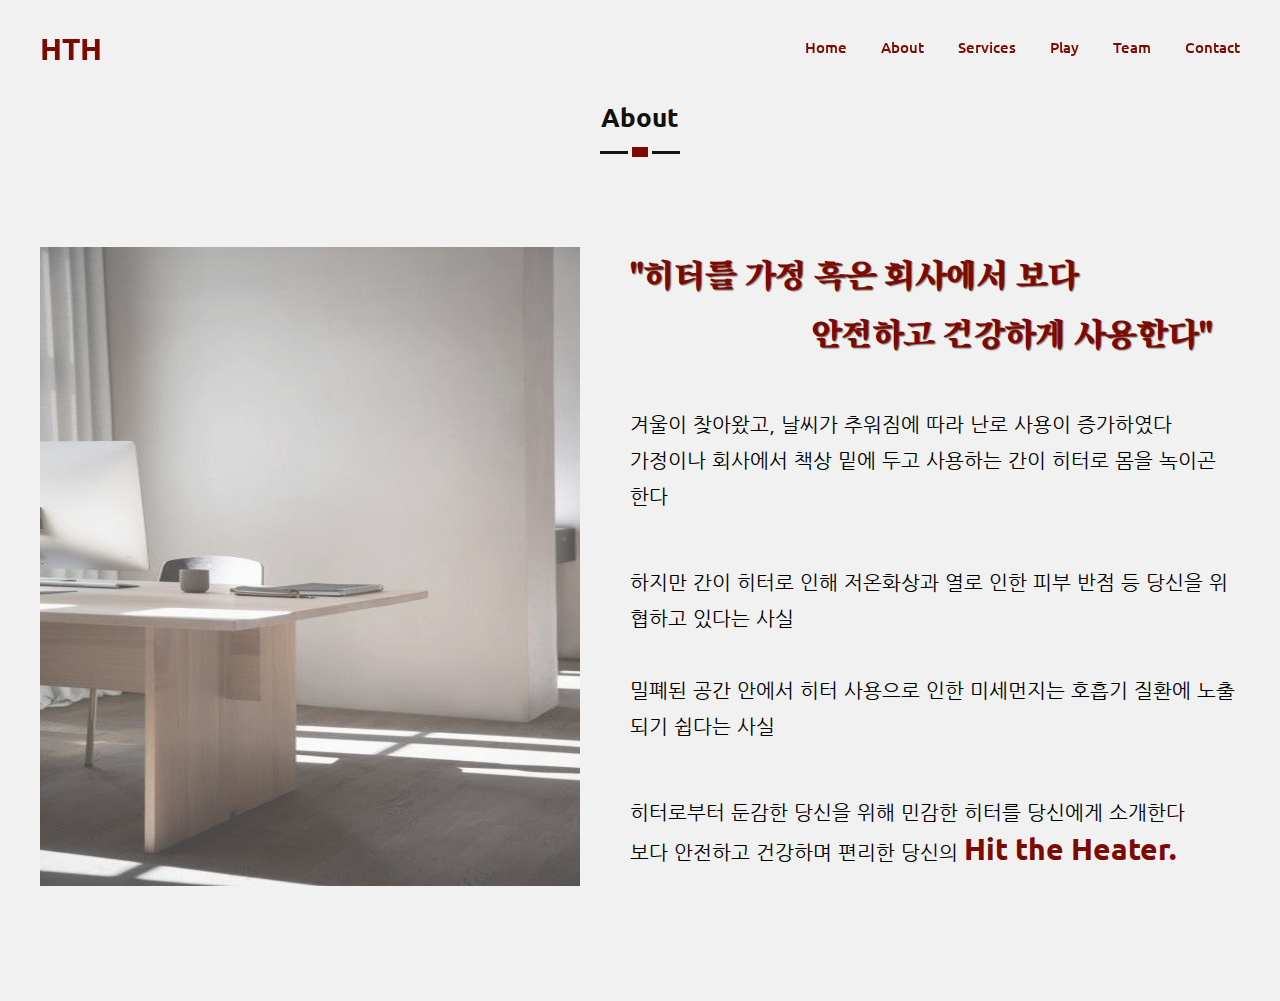
<file: [006237]17011885_PSJ/index2.html>
<!DOCTYPE html>
<html lang="en" dir="ltr">
  <head>
    <meta charset="utf-8">
    <title>About</title>
        <!--구글 doc 영어 폰트 추가(12/10)-->
        <link href="https://fonts.googleapis.com/css2?family=Ubuntu:ital,wght@0,300;0,400;0,500;0,700;1,300;1,400;1,500;1,700&display=swap" rel="stylesheet">
        <link rel="stylesheet" href="https://cdnjs.cloudflare.com/ajax/libs/font-awesome/5.15.1/css/all.min.css">
        <link rel="stylesheet" href="css/style.css?ver='.G5_CSS_VER.'">
        <link rel="preconnect" href="https://fonts.gstatic.com">
        <!--구글 한글 폰트 추가-->
        <link rel="preconnect" href="https://fonts.gstatic.com">
        <link href="https://fonts.googleapis.com/css2?family=Nanum+Gothic:wght@400;800&family=Song+Myung&display=swap" rel="stylesheet">
    
        <script src="https://cdnjs.cloudflare.com/ajax/libs/jquery/3.5.1/jquery.min.js"></script>
        <script src="js/scripts.js"></script>
  </head>
  <body>
    <nav class="navbar">
        <div class="inner-width">
          <a href="index.html" class="logo"><strong>HTH</strong></a>
          <div class="navbar-menu-sub">
            <a href="index.html">Home</a>
            <a href="index2.html">About</a>
            <a href="index3.html">Services</a>
            <a href="index6.html">Play</a>
            <a href="index4.html">Team</a>
            <a href="index5.html">Contact</a>
          </div>
        </div>
    </nav>

        <!--------------About---------->
        <!--
          ABOUT에 적용한 효과
          1) 사진과 메인 글씨에 마우스를 가져다 대면 확대되는 Transition 구현
          2) 사진 이미지를 클릭하면 붉은 글씨를 클릭하라는 팝업창 출력
          3) 붉은 글씨를 클릭하면 내장되어 있는 pdf 파일 열람 가능
        -->
        <section id="about">
            <div class="inner-width">
              <h1 class="about-title">About</h1>
              <div class="about-content">
                <div class="about-pic-p">
                  <a onclick="alert('자료를 확인하고 싶다면\n붉은 글씨의 제목을 클릭해주세요')">
                    <img src="images/sideback.png" alt="" class="about-pic">
                  </a>
                </div>
              
                <div class="about-text">
                  <div class="subtitle">
                    <a href="file/downppt.pdf" download target="_blank">
                      <h3 class="sub-title1">"히터를 가정 혹은 회사에서 보다</h3>
                      <h3 class="sub-title2">안전하고 건강하게 사용한다"</h3>
                    </a>
                  </div>
                  <div class="text">
                  <p class="p1">겨울이 찾아왔고, 날씨가 추워짐에 따라 난로 사용이 증가하였다 <br>
                    가정이나 회사에서 책상 밑에 두고 사용하는 간이 히터로 몸을 녹이곤 한다</p><br>
                  <p class="p2">하지만 간이 히터로 인해 저온화상과 열로 인한 피부 반점 등 당신을 위협하고 있다는 사실<br><br>
                    밀폐된 공간 안에서 히터 사용으로 인한 미세먼지는 호흡기 질환에 노출되기 쉽다는 사실</p><br>
                  <p class="p3"> 
                    히터로부터 둔감한 당신을 위해 민감한 히터를 당신에게 소개한다<br>
                    보다 안전하고 건강하며 편리한 당신의 <span><strong>Hit the Heater.</strong></span><br>
                  </p>
                  </div>
                </div>
              </div>
            </div>
          </section>

  </body>
</html>
</file>
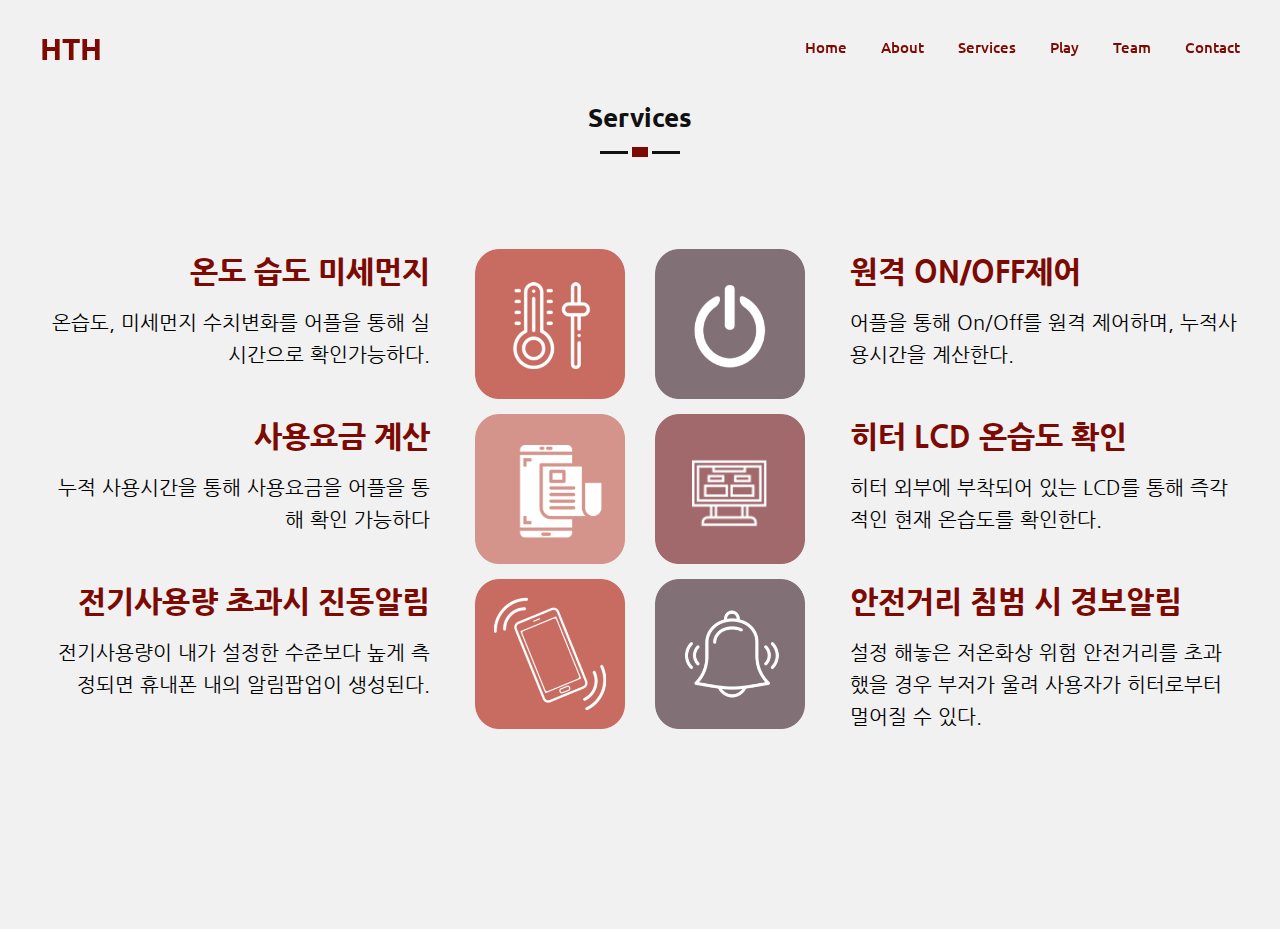
<file: [006237]17011885_PSJ/index3.html>
<!DOCTYPE html>
<html lang="en" dir="ltr">
  <head>
    <meta charset="utf-8">
    <title>Services</title>
            <!--구글 doc 영어 폰트 추가(12/10)-->
            <link href="https://fonts.googleapis.com/css2?family=Ubuntu:ital,wght@0,300;0,400;0,500;0,700;1,300;1,400;1,500;1,700&display=swap" rel="stylesheet">
            <link rel="stylesheet" href="https://cdnjs.cloudflare.com/ajax/libs/font-awesome/5.15.1/css/all.min.css">
            <link rel="stylesheet" href="css/style.css?ver='.G5_CSS_VER.'">
            <link rel="preconnect" href="https://fonts.gstatic.com">
            <!--구글 한글 폰트 추가-->
            <link rel="preconnect" href="https://fonts.gstatic.com">
            <link href="https://fonts.googleapis.com/css2?family=Nanum+Gothic:wght@400;800&family=Song+Myung&display=swap" rel="stylesheet">
        
            <script src="https://cdnjs.cloudflare.com/ajax/libs/jquery/3.5.1/jquery.min.js"></script>
            <script src="js/scripts.js"></script>
  </head>
  <body>
    <nav class="navbar">
        <div class="inner-width">
          <a href="index.html" class="logo"><strong>HTH</strong></a>
          <div class="navbar-menu-sub">
            <a href="index.html">Home</a>
            <a href="index2.html">About</a>
            <a href="index3.html">Services</a>
            <a href="index6.html">Play</a>
            <a href="index4.html">Team</a>
            <a href="index5.html">Contact</a>
          </div>
        </div>
    </nav>
    <!---------------Service---------------------->
        <!--
          Service에 적용한 효과
          1) 아이콘에 마우스를 가져다 대면 이미지가 확대되는 효과 적용
          2) 옆쪽 글씨에 마우스를 가져다 대면 글씨 역시 확대되고,
             작은 검정 글씨는 지정된 색으로 변경됨
          => 계획서에 썼던 내용 수정
            (원래는 아이콘에 마우스를 호버하면 내용이 출력되게 효과를 주려고 했는데,
            화면이 너무 비어보여서 계획을 변경하였습니다.)
        -->
    <section id="service">
        <div class="inner-width">
          <h1 class="service-title">Services</h1>
          <div class="service-content">
            <div class="first-box">
              <div class="service-element-odd">
                <div class="sort">
                  <h4>온도 습도 미세먼지</h4><br>
                  <p>온습도, 미세먼지 수치변화를 어플을 통해 실시간으로 확인가능하다.</p>
                </div>
              <div class="service-pic-p">
                <img src="images/service1.png" alt="" class="service-pic">
              </div>
            </div>
              <div class="service-element-even">
                <div class="service-pic-p">
                <img src="images/service2.png" alt="" class="service-pic">
                </div>
                <div class="sort">
                <h4>원격 ON/OFF제어</h4><br>
                <p>어플을 통해 On/Off를 원격 제어하며, 누적사용시간을 계산한다.</p>
              </div>
              </div>
          </div>
  
            <div class="second-box">
              <div class="service-element-odd">
                <div class="sort">
                  <h4>사용요금 계산</h4><br>
                  <p>누적 사용시간을 통해 사용요금을 어플을 통해 확인 가능하다</p>
                </div>
              <div class="service-pic-p">
                <img src="images/service3.png" alt="" class="service-pic">
              </div>
            </div>
              <div class="service-element-even">
                <div class="service-pic-p">
                <img src="images/service4.png" alt="" class="service-pic">
                </div>
                <div class="sort">
                <h4>히터 LCD 온습도 확인</h4><br>
                <p>히터 외부에 부착되어 있는 LCD를 통해 즉각적인 현재 온습도를 확인한다.</p>
              </div>
              </div>
          </div>
          <div class="third-box">
            <div class="service-element-odd">
              <div class="sort">
              <h4>전기사용량 초과시 진동알림</h4><br>
              <p>전기사용량이 내가 설정한 수준보다 높게 측정되면 휴내폰 내의 알림팝업이 생성된다.</p>
              </div>
              <div class="service-pic-p">
                <img src="images/service5.png" alt="" class="service-pic">
              </div>
  
            </div>
            <div class="service-element-even">
              <div class="service-pic-p">
  
              <img src="images/service6.png" alt="" class="service-pic">
              </div>
              <div class="sort">
              <h4>안전거리 침범 시 경보알림</h4><br>
              <p>설정 해놓은 저온화상 위험 안전거리를 초과했을 경우 부저가 울려 사용자가 히터로부터 멀어질 수 있다.</p>
             </div>  
            </div>
          </div>
        </div>
        </div>
  
    
  </body>
</html>
</file>
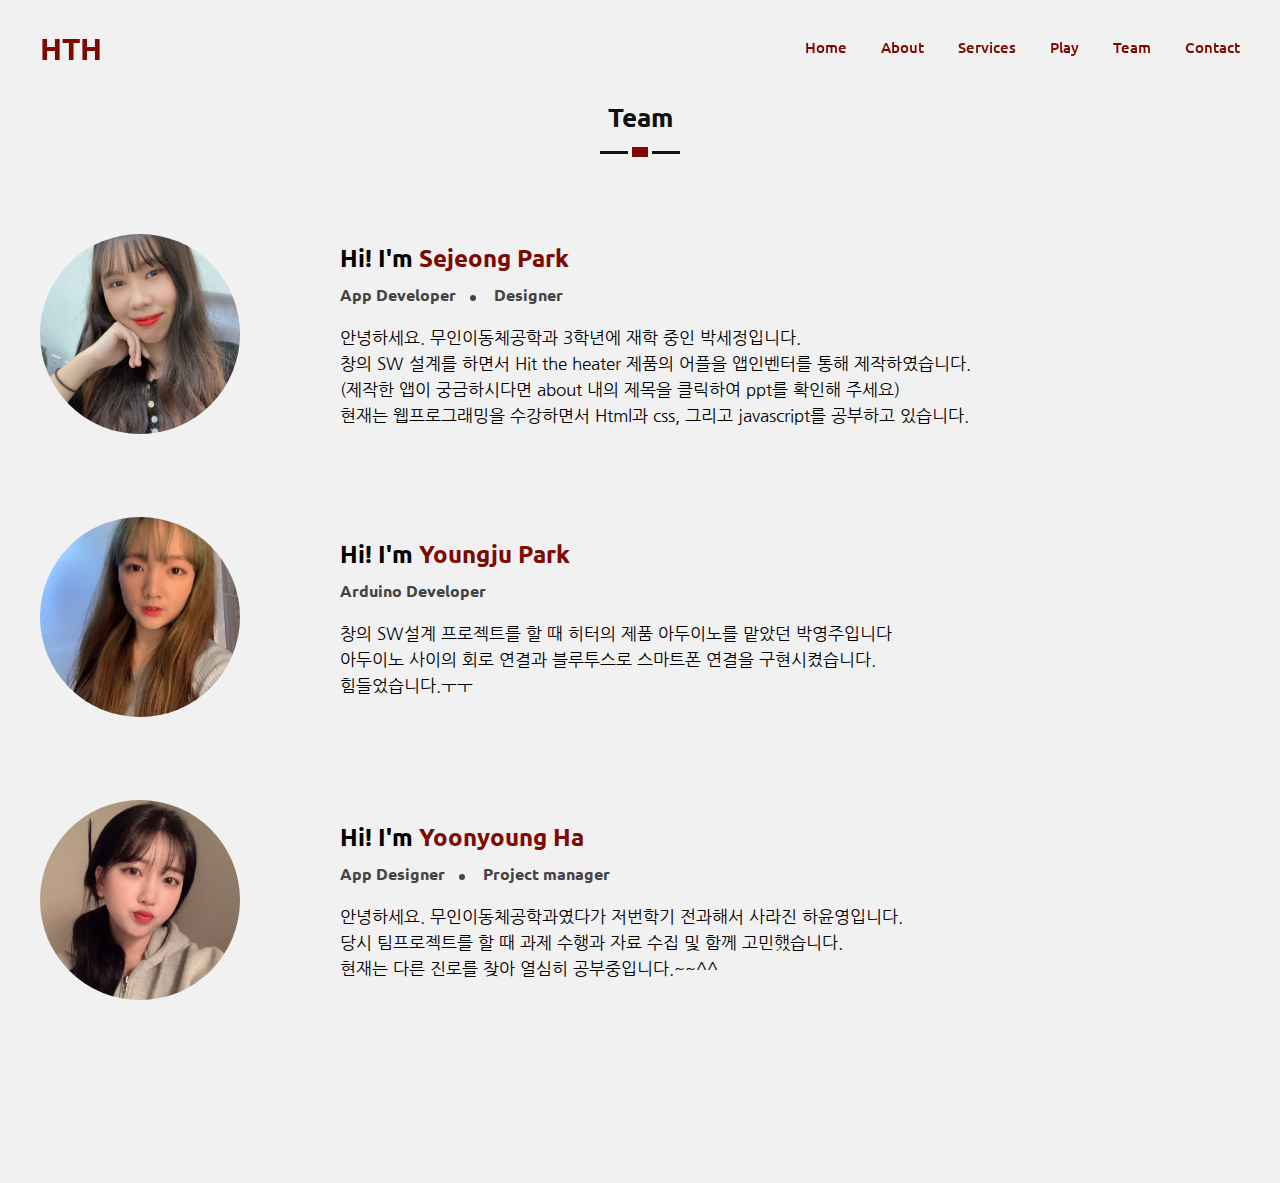
<file: [006237]17011885_PSJ/index4.html>
<!DOCTYPE html>
<html lang="en" dir="ltr">
  <head>
    <meta charset="utf-8">
    <title>Team</title>
            <!--구글 doc 영어 폰트 추가(12/10)-->
            <link href="https://fonts.googleapis.com/css2?family=Ubuntu:ital,wght@0,300;0,400;0,500;0,700;1,300;1,400;1,500;1,700&display=swap" rel="stylesheet">
            <link rel="stylesheet" href="https://cdnjs.cloudflare.com/ajax/libs/font-awesome/5.15.1/css/all.min.css">
            <link rel="stylesheet" href="css/style.css?ver='.G5_CSS_VER.'">
            <link rel="preconnect" href="https://fonts.gstatic.com">
            <!--구글 한글 폰트 추가-->
            <link rel="preconnect" href="https://fonts.gstatic.com">
            <link href="https://fonts.googleapis.com/css2?family=Nanum+Gothic:wght@400;800&family=Song+Myung&display=swap" rel="stylesheet">
        
            <script src="https://cdnjs.cloudflare.com/ajax/libs/jquery/3.5.1/jquery.min.js"></script>
            <script src="js/scripts.js"></script>
  </head>
  <body>
    <nav class="navbar">
        <div class="inner-width">
          <a href="index.html" class="logo"><strong>HTH</strong></a>
          <div class="navbar-menu-sub">
            <a href="index.html">Home</a>
            <a href="index2.html">About</a>
            <a href="index3.html">Services</a>
            <a href="index6.html">Play</a>
            <a href="index4.html">Team</a>
            <a href="index5.html">Contact</a>
          </div>
        </div>
    </nav>

        <!-------Team-------------->
        <!--
          Team에 적용한 효과
          Team설명하는 공간으로 설계했으며,
          계획서에는 옆에 아이콘을 생성할 예정이지만
          사진에 마우스를 가져다 대면 색상이 변경되고,
          개인 SNS 계정으로 연결되는게 더욱 시각적으로 정돈되서 수정함
        -->
        <section id="team">
            <div class="inner-width">
              <h1 class="team-title">Team</h1>
              <div class="team-content">
                <div class="sejeong">
                  <a href="https://www.instagram.com/cherish_sj_/" target="_blank">
                    <img src="images/selfi.jpg" alt="" class="sejeong-pic">
                  </a>
                    <div class="sejeong-text">
                      <h2>Hi! I'm <span>Sejeong Park</span></h2>
                      <h3>
                        <span>App Developer</span>
                        <span>Designer</span>
                      </h3>
                      <p>
                       안녕하세요. 무인이동체공학과 3학년에 재학 중인 박세정입니다. <br>
                       창의 SW 설계를 하면서 Hit the heater 제품의 어플을 앱인벤터를 통해 제작하였습니다. <br>
                       (제작한 앱이 궁금하시다면 about 내의 제목을 클릭하여 ppt를 확인해 주세요)<br>
                       현재는 웹프로그래밍을 수강하면서 Html과 css, 그리고 javascript를 공부하고 있습니다.<br>

                      </p>
                    </div>
                </div>
                <div class="youngju">
                  <a href="https://www.instagram.com/ponyobono/" target="_blank">
                    <img src="images/youngju.jpg" alt="" class="youngju-pic">
                  </a>
                    <div class="youngju-text">
                      <h2>Hi! I'm <span>Youngju Park</span></h2>
                      <h3>
                        <span>Arduino Developer</span>
                      </h3>
                      <p>
                        창의 SW설계 프로젝트를 할 때 히터의 제품 아두이노를 맡았던 박영주입니다<br>
                        아두이노 사이의 회로 연결과 블루투스로 스마트폰 연결을 구현시켰습니다. <br>
                        힘들었습니다.ㅜㅜ
                      </p>
                    </div>
                </div>
                <div class="yoonyoung">
                  <a href="https://www.instagram.com/ha_u_n6/" target="_blank">
                    <img src="images/yoonyoung.jpg" alt="" class="yoonyoung-pic">
                  </a>
                    <div class="yoonyoung-text">
                      <h2>Hi! I'm <span>Yoonyoung Ha</span></h2>
                      <h3>
                        <span>App Designer</span>
                        <span>Project manager</span>
                      </h3>
                      <p>
                        안녕하세요. 무인이동체공학과였다가 저번학기 전과해서 사라진 하윤영입니다. <br>
                        당시 팀프로젝트를 할 때 과제 수행과 자료 수집 및 함께 고민했습니다. <br>
                        현재는 다른 진로를 찾아 열심히 공부중입니다.~~^^
                      </p>
                    </div>
                </div>
              </div>
            </div>
          </section>
        

</body>
</html>
</file>
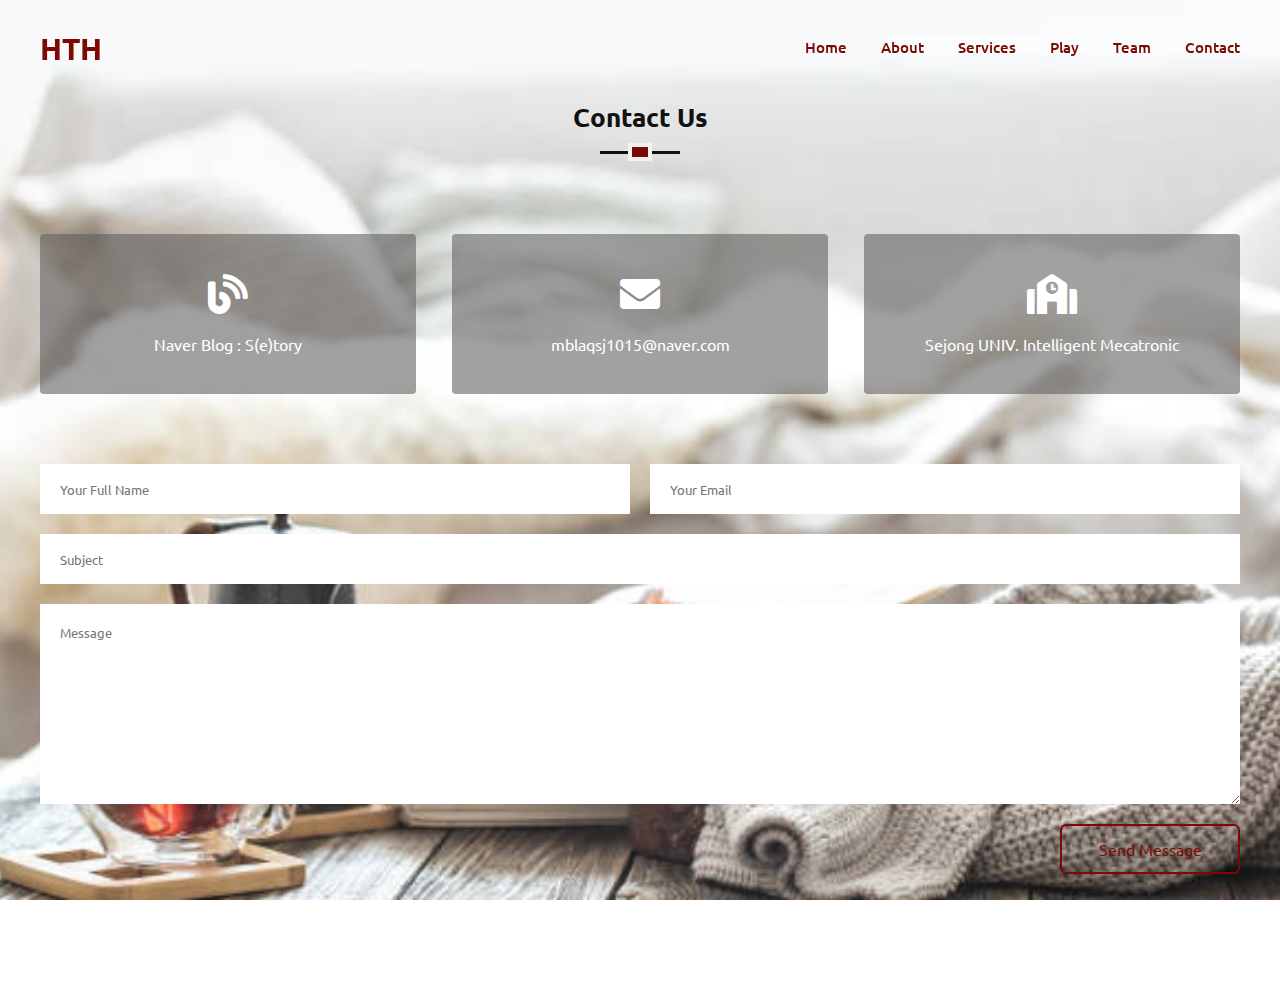
<file: [006237]17011885_PSJ/index5.html>
<!DOCTYPE html>
<html lang="en" dir="ltr">
  <head>
    <meta charset="utf-8">
    <title>Contact</title>
            <!--구글 doc 영어 폰트 추가(12/10)-->
            <link href="https://fonts.googleapis.com/css2?family=Ubuntu:ital,wght@0,300;0,400;0,500;0,700;1,300;1,400;1,500;1,700&display=swap" rel="stylesheet">
            <!--구글 한글 폰트 추가-->
            <link rel="preconnect" href="https://fonts.gstatic.com">
            <link href="https://fonts.googleapis.com/css2?family=Nanum+Gothic:wght@400;800&family=Song+Myung&display=swap" rel="stylesheet">
            <!--font-awesome 연결-->
            <link rel="stylesheet" href="https://cdnjs.cloudflare.com/ajax/libs/font-awesome/5.15.1/css/all.min.css">
            <link rel="stylesheet" href="css/style.css?ver='.G5_CSS_VER.'">
            <link rel="preconnect" href="https://fonts.gstatic.com">
            <script src="https://cdnjs.cloudflare.com/ajax/libs/jquery/3.5.1/jquery.min.js"></script>
            <script src="js/scripts.js"></script>
<!---->

  </head>
  <body>
    <nav class="navbar">
        <div class="inner-width">
          <a href="index.html" class="logo"><strong>HTH</strong></a>
          <div class="navbar-menu-sub">
            <a href="index.html">Home</a>
            <a href="index2.html">About</a>
            <a href="index3.html">Services</a>
            <a href="index6.html">Play</a>
            <a href="index4.html">Team</a>
            <a href="index5.html">Contact</a>
          </div>
        </div>
    </nav>
    <!--Contact Us-->
    <!--
      Contact에 구현한 기능
      1) 폼요소를 적용하여 입력할 수 있도록 구현
      2) 네이버 블로그, 메일, 학교 홈피를 링크 걸어 연동시킴
      3) 아이콘 색이 반전 Transition 적용(계획서의 아이콘 확대에서 블록 색반전으로 수정)
    -->
    <section id="contact">
        <div class="inner-width">
          <h1 class="contact-title">Contact Us</h1>
          <div class="contact-info">
              <div class="item">
                <a href="https://blog.naver.com/mblaqsj1015" target="_blank">
                  <i class="fas fa-blog"></i>
                </a>
                Naver Blog : S(e)tory
              </div>   
            <div class="item">
              <a href="https://mail.naver.com/#%7B%22fClass%22%3A%22write%22%2C%22oParameter%22%3A%7B%22orderType%22%3A%22new%22%2C%22sMailList%22%3A%22%22%7D%7D" target="_blank">
                <i class="fas fa-envelope"></i>
              </a>
              mblaqsj1015@naver.com
            </div>    
            <div class="item">
              <a href="http://imc.sejong.ac.kr/" target="_blank">
                <i class="fas fa-school"></i>
              </a>
              Sejong UNIV. Intelligent Mecatronic
            </div>
          </div>        
          <form class="contact-form">
            <input type="text" class="name" placeholder="Your Full Name">
            <input type="email" class="email" placeholder="Your Email">
            <input type="text" class="subject" placeholder="Subject">
            <textarea class="message" placeholder="Message"></textarea>
            <input type="submit" value="Send Message" class="btn">
          </form>
        
        </div>
      </section>
  
  
  
  
</body>
</html>
</file>
<file: [006237]17011885_PSJ/css/style.css>
*{
  margin:0;
  padding:0;
  text-decoration: none;
  font-family: "Ubuntu",sans-serif;
  box-sizing: border-box;
}
.navbar{
  position: fixed;
  background-color:transparent;
  width: 100%;
  padding: 30px 0;
  top: 0;
  z-index: 999;
  transition: .3s linear;
}
.inner-width{
  max-width: 1300px;
  margin: auto;
  padding: 0 40px;
}
.navbar .inner-width{
  display: flex;
  align-items: center;
  justify-content: space-between;
}
.logo{
  width:44px;
  height: 32px;
  font-size:30px;
  font-family: "Ubuntu",sans-serif;
  color: #7C0A02;
  background-size:contain;
}
.navbar-menu a{
  color: #fff;
  font-size: 15px;
  font-weight: 500;
  margin-left:30px;
  transition: .2s linear;
}
.navbar-menu-sub a{
  color: #7C0A02;
  font-size: 15px;
  font-weight: 500;
  margin-left:30px;
  transition: .2s linear;
}
.navbar-menu a:hover{
  color: #e03d4b !important;  
  font-style: italic;
  font-size: 20px;
  font-weight: 500;
}
.navbar-menu-sub a:hover{
  color: #e03d4b !important;  
  font-style: italic;
  font-size: 20px;
  font-weight: 500;
}
.sticky{
  background-color: #fff;
  padding:18px 0;
}
.sticky .logo{
  color:#111;
}
.sticky .navbar-menu a{
  color:#111;
}
.sticky .navbar-menu-sub a{
  color: #111;
}

/**----------------------------Home 기본 화면-----------------------------------**/
/**Contact me누르면 효과나도록 -> contack us 로 연결시켜야함**/
/**20초마다 문구 다르게 할건데 한글문구에 글씨체 추가시킬 것 그리고 바뀌는 데 마다 알맞는 글씨효과로 변경할 것**/
#home{
  height:100vh;
  min-height: 500px;
  background: url(../images/background.png) no-repeat center;
  background-size: cover;
  background-attachment: fixed;
}
#home .inner-width{
  display: flex;
  align-items: center;
  justify-content: center;
  height: 100%;
  text-align: center;
}
#home .content{
  width: 100%;
  color: #420D09;
}
#home .content h1{
  font-size: 100px;
  margin-bottom: 60px;
}
#home .content h1::after{
  content: "Hit the Heater";
  animation: textanim 10s linear infinite;
}


@keyframes textanim{
  25%{
    content: "안녕하세요";
    font-family: 'Nanum Gothic', sans-serif;
  }
  50%{
    content: "히터 IOT APP플랫폼입니다.";
    font-family: 'Nanum Gothic', sans-serif;
  }
  75%{
    content: "따듯한 겨울되세요";
    font-family: 'Nanum Gothic', sans-serif;
  }
}

.sm a{
  color: #fff;
  font-size: 22px;
  margin: 0 10px;
  transition: .2s linear;
} 
.sm a:hover{
  color: #7C0A02;
}
#home .buttons a{
  color: #7C0A02;
  display: inline-block;
  margin: 15px 30px;
  color: 7C0A02;
  font-size: 15px;
  font-weight: 500;
  width: 180px;
  border: 1px solid #7C0A02;
  padding: 14px 0;
  border-radius:6px;
  transition: .2s linear;

}
#home .buttons a:hover,
#home .buttons a:nth-child(2){
  background-color:#7C0A02;
  color: #fff;
}
section{
  padding: 100px 0;
  background-color: #f1f1f1;
 
}
/**-----------About-------------**/
.about-title{
  text-align: center;
  margin-bottom: 80px;
  position: relative;
  font-size: 26px;
  padding-bottom: 20px;
  color: #111;
}

.about-title::before{
  content: "";
  position: absolute;
  width: 80px;
  height: 3px;
  background-color: #111;
  bottom: 0;
  left: calc(50% - 40px);
}

.about-title::after{
  content: "";
  position: absolute;
  width: 16px;
  height: 10px;
  background-color: #7C0A02;
  border: 4px solid #f1f1f1;
  left: calc(50% - 12px);
  bottom: -7px;
}
/*transition-test*/
.about-pic-p{
  width:45%;
  height: 100%;
  overflow: hidden;
}
/**/
.about-content{
  display: flex;
  align-items: center;
  flex-wrap: wrap;
}

.about-text{
  flex: 1;
}
.about-text h3{
  font-family: 'Song Myung', serif;
}
.sub-title1{
  margin: 10px 0;
  margin-left: 50px;
  margin-top: 20px;
  text-shadow: 1px 1px 1px gray;
  color: #7C0A02;
  font-size: 35px;
  transition: font-size 2s;
}
.sub-title2{
  margin: 10px 0;
  margin-left: 35%;
  margin-top: 15px;
  text-shadow: 1px 1px 1px gray;
  color: #7C0A02;
  font-size: 35px;
  margin-bottom: 50px;
}

.about-text p{
  font-family: 'Nanum Gothic', sans-serif;
  margin-left: 50px;
  margin-bottom: 30px;
  font-size: 20px;
  line-height:180%;
}
.p3 span{
  font-family: 'Nanum Gothic', sans-serif;
  font-size: 30px;
  color: #7C0A02;
}
/*about-transtion*/
.about-pic-p img{
  transform:scale(1);
  transition:.5s;
}
.about-pic-p:hover img {
  transform:scale(1.6);
  cursor: pointer;
}
.subtitle h3{
  transform:scale(1);
  transition: .3s;
}
.subtitle:hover h3{

  transform:scale(1.1);
  text-shadow: 2px 2px 1px gray;
  cursor: pointer;
}



/**---------Service-------------**/
/*커서에 있을때만 글자출력되는 것 화면이 비어보여 글씨바꾸는 Transition으로 수정함 */
section{
  padding: 100px 0;
  background-color: #f1f1f1;
}

.service-title{
  text-align: center;
  margin-bottom: 80px;
  position: relative;
  font-size: 26px;
  padding-bottom: 20px;
  color: #111;
}

.service-title::before{
  content: "";
  position: absolute;
  width: 80px;
  height: 3px;
  background-color: #111;
  bottom: 0;
  left: calc(50% - 40px);
}

.service-title::after{
  content: "";
  position: absolute;
  width: 16px;
  height: 10px;
  background-color: #7C0A02;
  border: 4px solid #f1f1f1;
  left: calc(50% - 12px);
  bottom: -7px;
}
.service-content{
  display: flex;
  align-items: center;
  flex-wrap: wrap;
  padding-bottom: 100px;
}
.service{
  font-family: 'Nanum Gothic Extra Bold', sans-serif;
}
/*블록 정렬*/

.first-box{
  width: 100%;
  height:150px;
  /*영역 3분할로 나눠서 가운데 정렬한 것
  계속 코드 짜보다가 안되면 이걸로 확인하자
  box 전부 동일
  border:4px solid #7C0A02;*/
  display: flex;
  justify-content: center;
  margin-bottom: 15px;
}
.second-box{
  width: 100%;
  height:150px;
  
  display: flex;
  justify-content: center;
  margin-bottom: 15px;
}
.third-box{
  width: 100%;
  height:150px;

  display: flex;
  justify-content: center;
  margin-bottom: 15px;
}
.service-element-odd{
  width:50%;
  height:150px;
  display:flex;
  justify-content: center;
  margin-bottom: 15px;
}
.service-element-even{
  width:50%;
  height:150px;
  display:flex;
  justify-content: center;
  margin-bottom: 15px;
}
.service-element-odd h4{
  font-family: 'Nanum Gothic', sans-serif;
  font-weight: 800 ;
  font-size: 30px;
  color:#7C0A02;
  margin-top: 23px;
  margin-right: 30px;
  text-align: right;

}
.service-element-odd p{
  font-family: 'Nanum Gothic', sans-serif;
  font-size: 20px;
  margin-right: 30px;
  text-align: right;
  line-height:160%;
}
.service-element-even h4{
  font-family: 'Nanum Gothic', sans-serif;
  font-weight: 800 ;
  font-size: 30px;
  color:#7C0A02;
  margin-top: 23px;
  margin-left: 30px;
  text-align: left;
}

.service-element-even p{
  font-family: 'Nanum Gothic', sans-serif;
  font-size: 20px;
  margin-left: 30px;
  text-align: left;
  line-height:160%;
}


.service-pic{
  width: 150px;
  height: 150px;
  margin:15px;
  transition: .4s linear;
}

/*효과*/
.service-pic-p img{
  width: 150px;
  height: 150px;
  transform:scale(1);
  transition:.5s;
}
.service-pic-p:hover img{
  transform:scale(1.2);
  cursor: pointer;
}
.sort{
  transform:scale(1.0);
  transition: .3s linear;
}
.sort:hover{
  transform:scale(1.1);
  color:#e03d4b;
  cursor: pointer;
}
/***********Play*******************/
section{
  padding: 100px 0;
  background-color: #f1f1f1;
}

.play-title{
  text-align: center;
  margin-bottom: 80px;
  position: relative;
  font-size: 26px;
  padding-bottom: 20px;
  color: #111;
}

.play-title::before{
  content: "";
  position: absolute;
  width: 80px;
  height: 3px;
  background-color: #111;
  bottom: 0;
  left: calc(50% - 40px);
}

.play-title::after{
  content: "";
  position: absolute;
  width: 16px;
  height: 10px;
  background-color: #7C0A02;
  border: 4px solid #f1f1f1;
  left: calc(50% - 12px);
  bottom: -7px;
}

.play-content{
  display: flex;
  align-items: center;
  flex-wrap: wrap;
}

.play-first{
  margin-right: 20px;
}

/**---------Team---------**/
section{
  padding: 100px 0;
  background-color: #f1f1f1;
}

.team-title{
  text-align: center;
  margin-bottom: 80px;
  position: relative;
  font-size: 26px;
  padding-bottom: 20px;
  color: #111;
}

.team-title::before{
  content: "";
  position: absolute;
  width: 80px;
  height: 3px;
  background-color: #111;
  bottom: 0;
  left: calc(50% - 40px);
}

.team-title::after{
  content: "";
  position: absolute;
  width: 16px;
  height: 10px;
  background-color: #7C0A02;
  border: 4px solid #f1f1f1;
  left: calc(50% - 12px);
  bottom: -7px;
}

.team-content{
  display: flex;
  align-items: center;
  flex-wrap: wrap;
}
.team-content h2 span{
  color:#7C0A02;
}
/*Team content 내의 세정 파트*/
.sejeong{
  display: flex;
  align-items: center;
  flex-wrap: wrap;
  margin-bottom: 80px;
 
}

.sejeong-pic{
  width: 200px;
  border-radius: 50%;
  margin-right: 100px;
  overflow:hidden;
  
}
/*17일 수정부분*/
.sejeong-pic:hover{
  -webkit-filter: opacity(.5) drop-shadow(0 0 0 gray);
  filter: opacity(.5) drop-shadow(0 0 0 gray);
}
/**/

.sejeong-text{
  flex: 1;
}

.sejeong-text h3{
  margin: 10px 0;
  color: #444;
  font-size: 16px;
}

.sejeong-text h3 span:nth-child(1):after{
  content: "";
  width: 6px;
  height: 6px;
  background-color: #444;
  display: inline-block;
  border-radius: 50%;
  margin: 0 14px;
}

.sejeong-text p{
  font-size: 17px;
  text-align: justify;
  line-height: 26px;
  margin-top: 20px;
  font-family: 'Nanum Gothic', sans-serif;
}

/*세정 소개 파트 끝*/
/*영주 파트*/
.youngju{
  display: flex;
  align-items: center;
  flex-wrap: wrap;
  margin-bottom: 80px;
}
.youngju-pic{
  width: 200px;
  border-radius: 50%;
  margin-right: 100px;
}
/*17일 수정부분*/
.youngju-pic:hover{
  -webkit-filter: opacity(.5) drop-shadow(0 0 0 gray);
  filter: opacity(.5) drop-shadow(0 0 0 gray);
}
/**/
.youngju-text{
  flex: 1;
}

.youngju-text h3{
  margin: 10px 0;
  color: #444;
  font-size: 16px;
}
.youngju-text p{
  font-size: 17px;
  text-align: justify;
  line-height: 26px;
  margin-top: 20px;
  font-family: 'Nanum Gothic', sans-serif;
}
/*윤영파트*/
.yoonyoung{
  display: flex;
  align-items: center;
  flex-wrap: wrap;
  margin-bottom: 80px;
}
.yoonyoung-pic{
  width: 200px;
  border-radius: 50%;
  margin-right: 100px;
}
/*17일 수정부분*/
.yoonyoung-pic:hover{
  -webkit-filter: opacity(.5) drop-shadow(0 0 0 gray);
  filter: opacity(.5) drop-shadow(0 0 0 gray);
}
/**/
.yoonyoung-text{
  flex: 1;
}

.yoonyoung-text h3{
  margin: 10px 0;
  color: #444;
  font-size: 16px;
}

.yoonyoung-text h3 span:nth-child(1):after{
  content: "";
  width: 6px;
  height: 6px;
  background-color: #444;
  display: inline-block;
  border-radius: 50%;
  margin: 0 14px;
}

.yoonyoung-text p{
  font-size: 17px;
  text-align: justify;
  line-height: 26px;
  margin-top: 20px;
  font-family: 'Nanum Gothic', sans-serif;
}



/****Contact Us****/
section{
  padding: 100px 0;
  background-color: #f1f1f1;
}
#contact{
  width:100%;
  min-height: 500px;
  background: url(../images/transition3.png) no-repeat center;
  background-size: cover;
  background-attachment: fixed;
}
.contact-title{
  text-align: center;
  margin-bottom: 80px;
  position: relative;
  font-size: 26px;
  padding-bottom: 20px;
  color: #111;
}

.contact-title::before{
  content: "";
  position: absolute;
  width: 80px;
  height: 3px;
  background-color: #111;
  bottom: 0;
  left: calc(50% - 40px);
}

.contact-title::after{
  content: "";
  position: absolute;
  width: 16px;
  height: 10px;
  background-color: #7C0A02;
  border: 4px solid #f1f1f1;
  left: calc(50% - 12px);
  bottom: -7px;
}
.contact-info{
  display: flex;
  justify-content: space-between;
  flex-wrap: wrap;
  margin-bottom: 60px;
}

.contact-info .item{
  width: calc(33% - 20px);
  height: 160px;
  background-color: #615f5f96;
  color: #fff;
  text-align: center;
  border-radius: 4px;
  cursor: pointer;
  transition: .3s linear;
}

.contact-info i{
  display: block;
  font-size: 40px;
  line-height: 120px;
  height: 100px;
}

.contact-info .item:hover{
  background-color: #7C0A02;
}
.contact-info a{
  color: #fff;
}

.contact-form{
  display: flex;
  justify-content: space-between;
  flex-wrap: wrap;
}
.contact-form input, .contact-form textarea{
  width: 100%;
  height: 50px;
  margin: 10px 0;
  border: 4px #7C0A02;
  background: #fff;
  padding:20px;
}

.name, .email{
  max-width: calc(50% - 10px);
}

.message{
  min-height: 200px;
  resize: vertical;
}

.contact-form .btn{
  width: 180px;
  background-color: transparent;
  color: #7C0A02;
  font-size: 16px;
  border: 2px solid #7C0A02;
  padding: 0;
  margin-left: auto;
  cursor: pointer;
  border-radius:6px;
  transition: .3s linear;
}

.contact-form .btn:hover{
  background-color: #7C0A02;
  color: #fff;
}



@media screen and (max-width:980px){


  .navbar-menu{
    position: fixed;
    height:100vh;
    width: 100%;
    background-color: #353b48;
    top:0;
    right:-100%;
    max-width:400px;
    padding:80px 50px;
    transition: .3s linear;
  }

  .navbar-menu a{
    display:block;
    font-size:30px;
    margin:30px 0;
  }

  .sticky .navbar-menu {
    background-color: #f1f1f1;

  }

  .navbar-menu.active{
    right:0;

  }

  .inner-width{
    max-width: 800px;

  }
  

  .sejeong-pic{
    margin: 0 auto 60px;
  }

  .sejeong-text{
    flex: 100%;
    text-align: center;
  }
  .youngju-pic{
    margin: 0 auto 60px;
  }

  .youngju-text{
    flex: 100%;
    text-align: center;
  }
  .yoonyoung-pic{
    margin: 0 auto 60px;
  }

  .yoonyoung-text{
    flex: 100%;
    text-align: center;
  }
 


}
</file>
